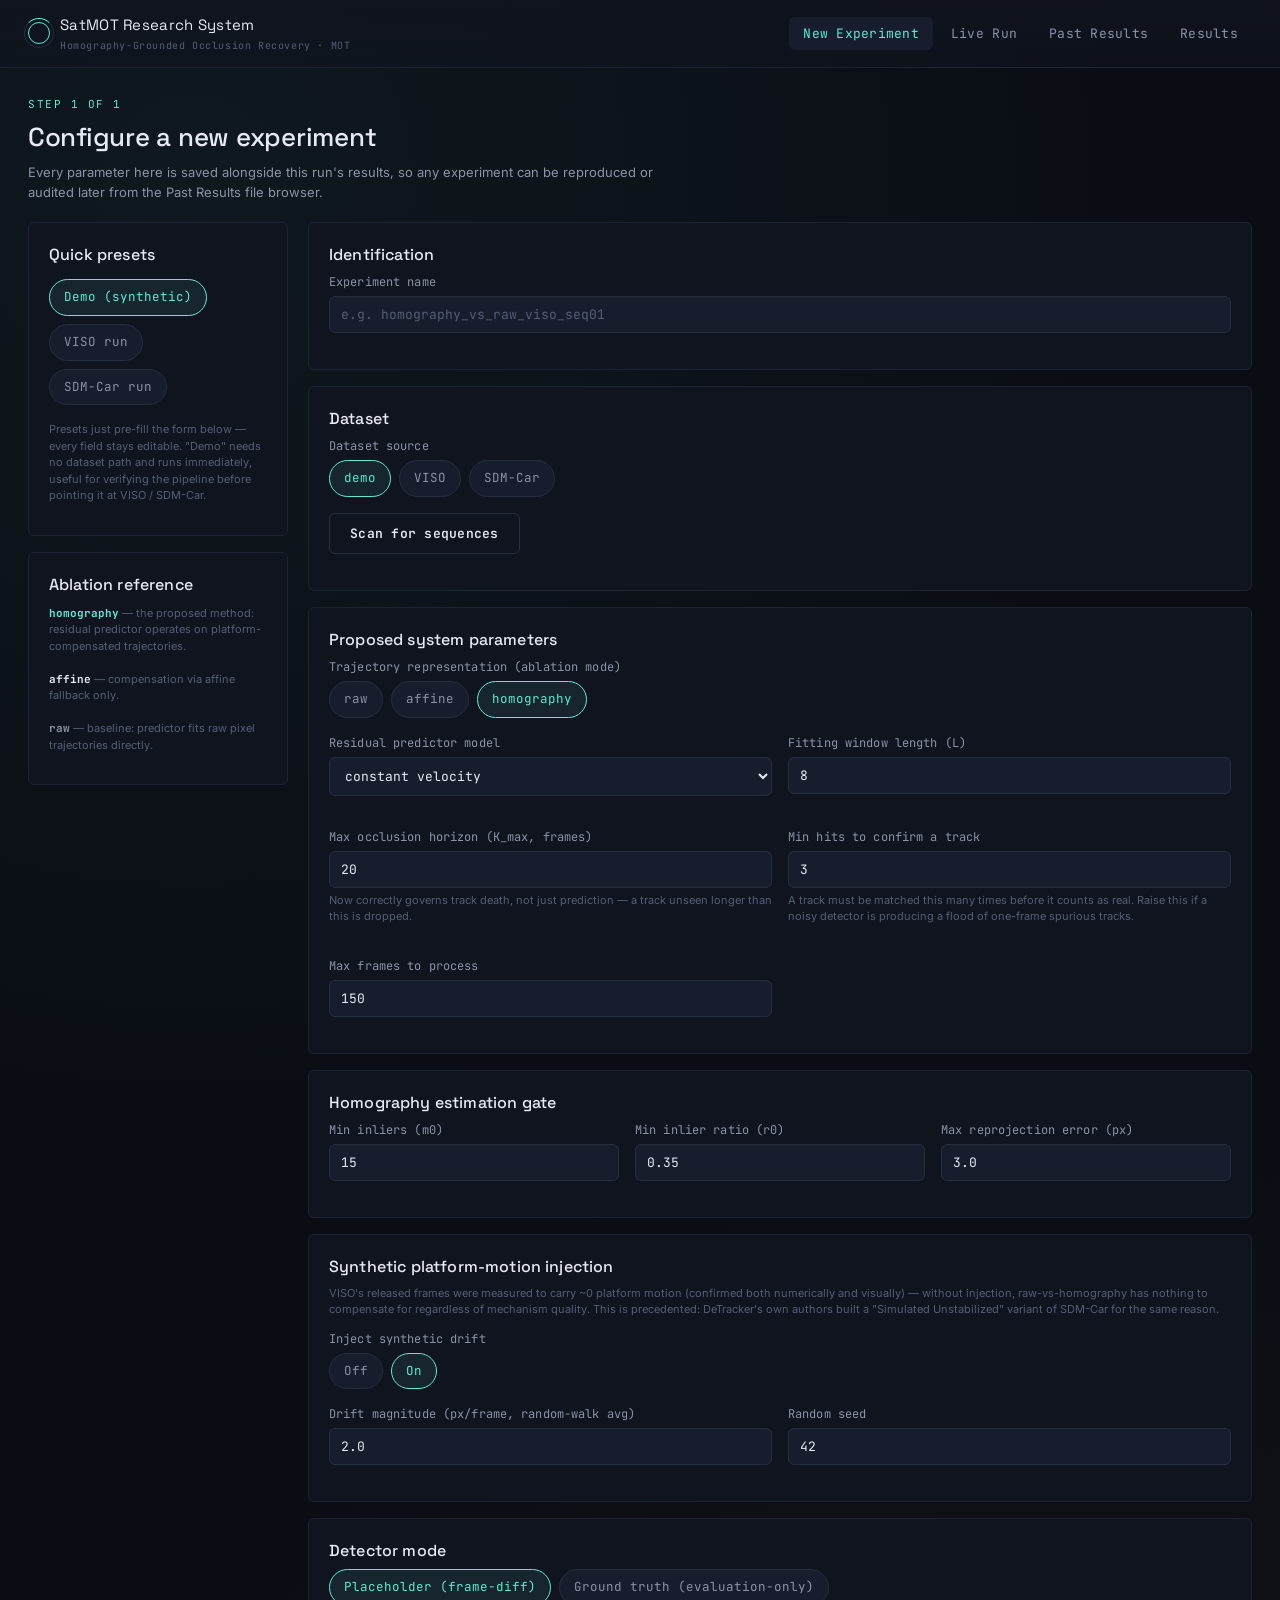
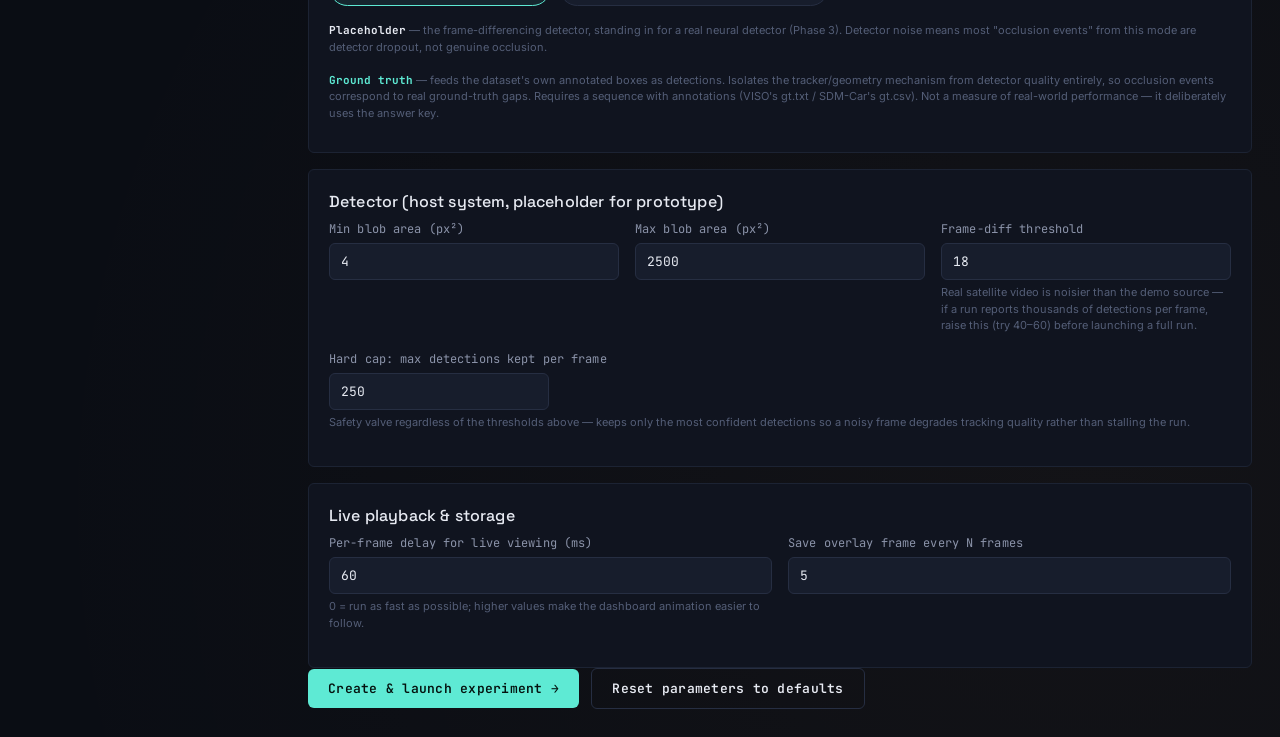
<file: frontend/index.html>
<!DOCTYPE html>
<html lang="en">
<head>
<meta charset="UTF-8" />
<meta name="viewport" content="width=device-width, initial-scale=1.0" />
<title>SatMOT Research System &mdash; New Experiment</title>
<link rel="preconnect" href="https://fonts.googleapis.com">
<link href="https://fonts.googleapis.com/css2?family=Space+Grotesk:wght@400;500;600&family=Inter:wght@400;500;600&family=JetBrains+Mono:wght@400;500;600&display=swap" rel="stylesheet">
<link rel="stylesheet" href="css/style.css" />
</head>
<body>

<header class="shell-header">
  <div class="brand">
    <div class="brand-mark"></div>
    <div class="brand-text">
      SatMOT Research System
      <small>Homography-Grounded Occlusion Recovery &middot; MOT</small>
    </div>
  </div>
  <nav class="nav-links">
    <a href="index.html" class="active">New Experiment</a>
    <a href="dashboard.html">Live Run</a>
    <a href="explorer.html">Past Results</a>
    <a href="results.html">Results</a>
  </nav>
</header>

<main class="shell-main">
  <div class="eyebrow">Step 1 of 1</div>
  <h1>Configure a new experiment</h1>
  <p class="subtext">
    Every parameter here is saved alongside this run's results, so any experiment
    can be reproduced or audited later from the Past Results file browser.
  </p>

  <div class="two-col" style="align-items: start;">
    <div>
      <div class="panel">
        <h2>Quick presets</h2>
        <div class="field" style="margin-top: 12px;">
          <div class="radio-group" id="preset-group">
            <div class="radio-chip selected" data-preset="demo">Demo (synthetic)</div>
            <div class="radio-chip" data-preset="viso">VISO run</div>
            <div class="radio-chip" data-preset="sdmcar">SDM-Car run</div>
          </div>
        </div>
        <p class="field-help">
          Presets just pre-fill the form below &mdash; every field stays editable.
          "Demo" needs no dataset path and runs immediately, useful for verifying
          the pipeline before pointing it at VISO / SDM-Car.
        </p>
      </div>

      <div class="panel">
        <h2>Ablation reference</h2>
        <p class="field-help" style="margin-top: 8px;">
          <b class="mono" style="color:var(--accent)">homography</b> &mdash; the proposed method:
          residual predictor operates on platform-compensated trajectories.<br/><br/>
          <b class="mono" style="color:var(--text)">affine</b> &mdash; compensation via affine fallback only.<br/><br/>
          <b class="mono" style="color:var(--text-dim)">raw</b> &mdash; baseline: predictor fits raw pixel trajectories directly.
        </p>
      </div>
    </div>

    <div>
      <form id="experiment-form">
        <div class="panel">
          <h2>Identification</h2>
          <div class="field">
            <label for="name">Experiment name</label>
            <input type="text" id="name" placeholder="e.g. homography_vs_raw_viso_seq01" required />
          </div>
        </div>

        <div class="panel">
          <h2>Dataset</h2>
          <div class="field">
            <label>Dataset source</label>
            <div class="radio-group" id="dataset-source-group">
              <div class="radio-chip" data-value="demo">demo</div>
              <div class="radio-chip" data-value="VISO">VISO</div>
              <div class="radio-chip" data-value="SDM-Car">SDM-Car</div>
            </div>
          </div>
          <div class="field" id="dataset-root-field">
            <label for="dataset_root">Dataset root directory (path on the server)</label>
            <div style="display:flex; gap:8px;">
              <input type="text" id="dataset_root" placeholder="/path/to/VISO" style="flex:1;" />
              <button type="button" class="btn secondary" id="browse-btn" style="flex-shrink:0;">Browse&hellip;</button>
            </div>
            <div class="field-help">Point this at wherever you extracted the dataset archive. Remembers the last path you used per dataset source.</div>
          </div>
          <div class="field">
            <button type="button" class="btn secondary" id="scan-btn">Scan for sequences</button>
            <span id="scan-status" class="field-help" style="margin-left: 10px;"></span>
          </div>
          <div class="field" id="sequence-field" style="display:none;">
            <label for="sequence_name">Sequence</label>
            <select id="sequence_name"></select>
          </div>
        </div>

        <div class="panel">
          <h2>Proposed system parameters</h2>
          <div class="field">
            <label>Trajectory representation (ablation mode)</label>
            <div class="radio-group" id="mode-group">
              <div class="radio-chip" data-value="raw">raw</div>
              <div class="radio-chip" data-value="affine">affine</div>
              <div class="radio-chip selected" data-value="homography">homography</div>
            </div>
          </div>
          <div class="grid-2">
            <div class="field">
              <label for="predictor_model">Residual predictor model</label>
              <select id="predictor_model">
                <option value="constant_velocity" selected>constant velocity</option>
                <option value="quadratic">quadratic (ablation)</option>
              </select>
            </div>
            <div class="field">
              <label for="window_length">Fitting window length (L)</label>
              <input type="number" id="window_length" value="8" min="2" max="60" />
            </div>
            <div class="field">
              <label for="kmax_occlusion">Max occlusion horizon (K_max, frames)</label>
              <input type="number" id="kmax_occlusion" value="20" min="1" max="200" />
              <div class="field-help">Now correctly governs track death, not just prediction &mdash; a track unseen longer than this is dropped.</div>
            </div>
            <div class="field">
              <label for="min_hits_to_confirm">Min hits to confirm a track</label>
              <input type="number" id="min_hits_to_confirm" value="3" min="1" max="20" />
              <div class="field-help">A track must be matched this many times before it counts as real. Raise this if a noisy detector is producing a flood of one-frame spurious tracks.</div>
            </div>
            <div class="field">
              <label for="max_frames">Max frames to process</label>
              <input type="number" id="max_frames" value="150" min="5" max="5000" />
            </div>
          </div>
        </div>

        <div class="panel">
          <h2>Homography estimation gate</h2>
          <div class="grid-3">
            <div class="field">
              <label for="min_inliers">Min inliers (m0)</label>
              <input type="number" id="min_inliers" value="15" min="4" />
            </div>
            <div class="field">
              <label for="min_inlier_ratio">Min inlier ratio (r0)</label>
              <input type="number" id="min_inlier_ratio" value="0.35" step="0.05" min="0" max="1" />
            </div>
            <div class="field">
              <label for="max_reproj_error">Max reprojection error (px)</label>
              <input type="number" id="max_reproj_error" value="3.0" step="0.5" min="0.5" />
            </div>
          </div>
        </div>

        <div class="panel">
          <h2>Synthetic platform-motion injection</h2>
          <p class="field-help" style="margin-bottom:12px;">
            VISO's released frames were measured to carry ~0 platform motion (confirmed both
            numerically and visually) &mdash; without injection, raw-vs-homography has nothing
            to compensate for regardless of mechanism quality. This is precedented: DeTracker's
            own authors built a "Simulated Unstabilized" variant of SDM-Car for the same reason.
          </p>
          <div class="field">
            <label>Inject synthetic drift</label>
            <div class="radio-group" id="motion-injection-group">
              <div class="radio-chip" data-value="off">Off</div>
              <div class="radio-chip selected" data-value="on">On</div>
            </div>
          </div>
          <div class="grid-2" id="motion-injection-fields">
            <div class="field">
              <label for="synth_motion_px_per_frame">Drift magnitude (px/frame, random-walk avg)</label>
              <input type="number" id="synth_motion_px_per_frame" value="2.0" min="0.1" step="0.5" />
            </div>
            <div class="field">
              <label for="synth_motion_seed">Random seed</label>
              <input type="number" id="synth_motion_seed" value="42" min="0" />
            </div>
          </div>
        </div>

        <div class="panel">
          <h2>Detector mode</h2>
          <div class="field">
            <div class="radio-group" id="detector-mode-group">
              <div class="radio-chip selected" data-value="placeholder">Placeholder (frame-diff)</div>
              <div class="radio-chip" data-value="ground_truth">Ground truth (evaluation-only)</div>
            </div>
          </div>
          <p class="field-help">
            <b class="mono" style="color:var(--text)">Placeholder</b> &mdash; the frame-differencing
            detector, standing in for a real neural detector (Phase 3). Detector noise means
            most "occlusion events" from this mode are detector dropout, not genuine occlusion.<br/><br/>
            <b class="mono" style="color:var(--accent)">Ground truth</b> &mdash; feeds the dataset's
            own annotated boxes as detections. Isolates the tracker/geometry mechanism from
            detector quality entirely, so occlusion events correspond to real ground-truth gaps.
            Requires a sequence with annotations (VISO's gt.txt / SDM-Car's gt.csv). Not a measure
            of real-world performance &mdash; it deliberately uses the answer key.
          </p>
        </div>

        <div class="panel">
          <h2>Detector (host system, placeholder for prototype)</h2>
          <div class="grid-3">
            <div class="field">
              <label for="det_min_area">Min blob area (px&sup2;)</label>
              <input type="number" id="det_min_area" value="4" min="1" />
            </div>
            <div class="field">
              <label for="det_max_area">Max blob area (px&sup2;)</label>
              <input type="number" id="det_max_area" value="2500" min="10" />
            </div>
            <div class="field">
              <label for="det_diff_thresh">Frame-diff threshold</label>
              <input type="number" id="det_diff_thresh" value="18" min="1" max="255" />
              <div class="field-help">Real satellite video is noisier than the demo source &mdash; if a run reports thousands of detections per frame, raise this (try 40&ndash;60) before launching a full run.</div>
            </div>
          </div>
          <div class="field">
            <label for="det_max_detections">Hard cap: max detections kept per frame</label>
            <input type="number" id="det_max_detections" value="250" min="10" max="5000" style="max-width: 220px;" />
            <div class="field-help">Safety valve regardless of the thresholds above &mdash; keeps only the most confident detections so a noisy frame degrades tracking quality rather than stalling the run.</div>
          </div>
        </div>

        <div class="panel">
          <h2>Live playback &amp; storage</h2>
          <div class="grid-2">
            <div class="field">
              <label for="step_delay_ms">Per-frame delay for live viewing (ms)</label>
              <input type="number" id="step_delay_ms" value="60" min="0" max="2000" />
              <div class="field-help">0 = run as fast as possible; higher values make the dashboard animation easier to follow.</div>
            </div>
            <div class="field">
              <label for="save_frame_every">Save overlay frame every N frames</label>
              <input type="number" id="save_frame_every" value="5" min="1" max="100" />
            </div>
          </div>
        </div>

        <button type="submit" class="btn" id="submit-btn">Create &amp; launch experiment &rarr;</button>
        <button type="button" class="btn secondary" id="reset-defaults-btn" style="margin-left:8px;">Reset parameters to defaults</button>
        <span id="submit-status" class="field-help" style="margin-left: 12px;"></span>
      </form>
    </div>
  </div>
</main>

<!-- Folder browser modal -->
<div id="browse-modal" style="display:none; position:fixed; inset:0; background:rgba(5,7,12,0.75); z-index:100; align-items:center; justify-content:center;">
  <div class="panel" style="width:560px; max-width:90vw; max-height:75vh; display:flex; flex-direction:column;">
    <div style="display:flex; justify-content:space-between; align-items:center; margin-bottom:10px;">
      <h2 style="margin:0;">Choose a folder</h2>
      <button type="button" class="btn secondary" id="browse-close-btn" style="padding:6px 10px;">&times;</button>
    </div>
    <div class="mono field-help" id="browse-current-path" style="margin-bottom:10px; word-break:break-all;">&mdash;</div>
    <div id="browse-list" style="overflow-y:auto; flex:1; border:1px solid var(--border-soft); border-radius:6px; padding:6px;"></div>
    <div style="display:flex; justify-content:flex-end; gap:8px; margin-top:14px;">
      <button type="button" class="btn secondary" id="browse-cancel-btn">Cancel</button>
      <button type="button" class="btn" id="browse-select-btn">Select this folder</button>
    </div>
  </div>
</div>

<script src="js/api.js"></script>
<script src="js/setup.js"></script>
</body>
</html>
</file>
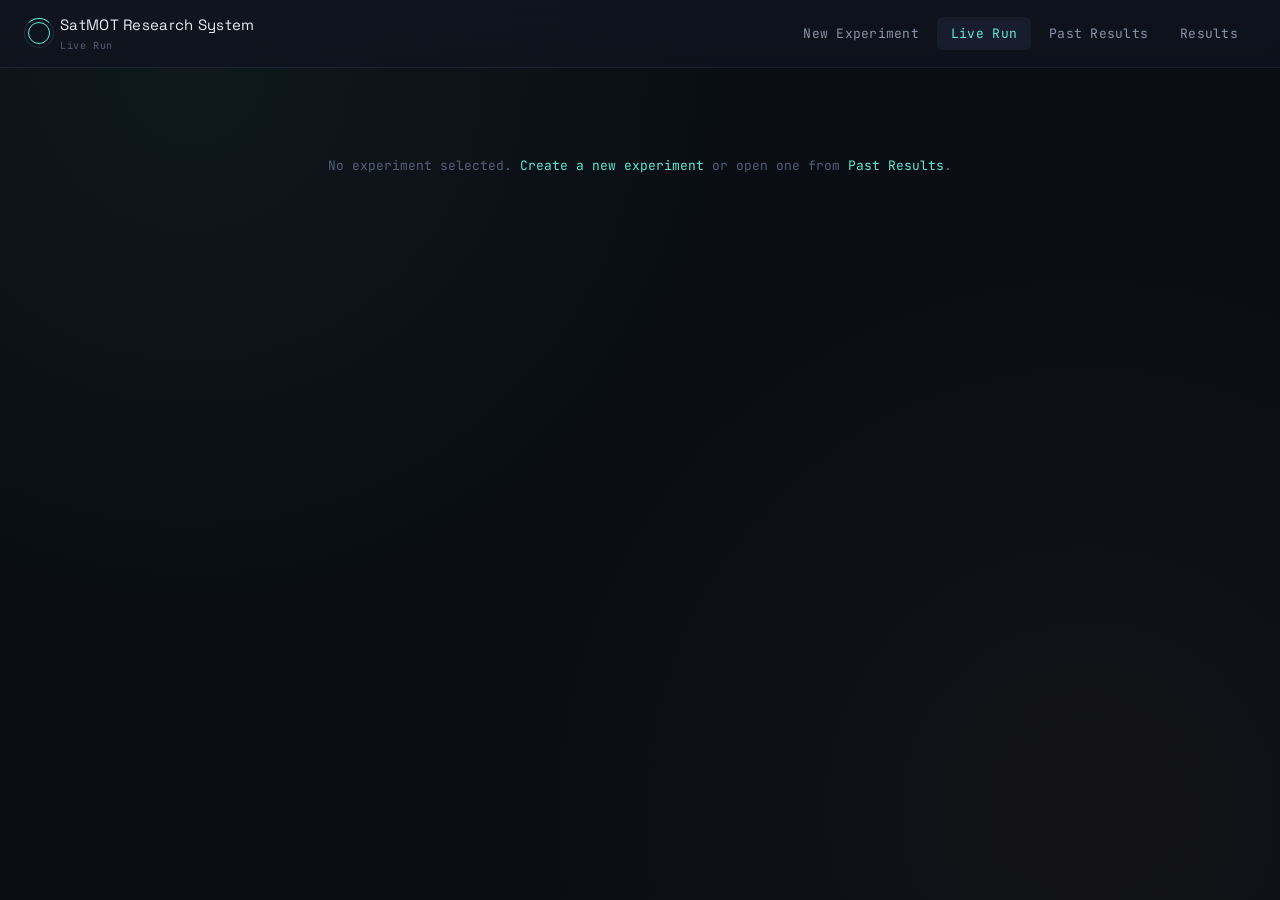
<file: frontend/dashboard.html>
<!DOCTYPE html>
<html lang="en">
<head>
<meta charset="UTF-8" />
<meta name="viewport" content="width=device-width, initial-scale=1.0" />
<title>SatMOT Research System &mdash; Live Run</title>
<link rel="preconnect" href="https://fonts.googleapis.com">
<link href="https://fonts.googleapis.com/css2?family=Space+Grotesk:wght@400;500;600&family=Inter:wght@400;500;600&family=JetBrains+Mono:wght@400;500;600&display=swap" rel="stylesheet">
<link rel="stylesheet" href="css/style.css" />
</head>
<body>

<header class="shell-header">
  <div class="brand">
    <div class="brand-mark"></div>
    <div class="brand-text">
      SatMOT Research System
      <small id="run-subtitle">Live Run</small>
    </div>
  </div>
  <nav class="nav-links">
    <a href="index.html">New Experiment</a>
    <a href="dashboard.html" class="active">Live Run</a>
    <a href="explorer.html">Past Results</a>
    <a href="results.html">Results</a>
  </nav>
</header>

<main class="shell-main">
  <div id="no-run" class="empty-state" style="display:none;">
    No experiment selected. <a href="index.html">Create a new experiment</a> or open one from
    <a href="explorer.html">Past Results</a>.
  </div>

  <div id="run-content">
    <div style="display:flex; justify-content: space-between; align-items:flex-end; margin-bottom: 18px;">
      <div>
        <div class="eyebrow" id="status-badge-wrap"><span class="badge pending" id="status-badge">pending</span></div>
        <h1 id="exp-name">&mdash;</h1>
        <p class="subtext" id="exp-meta" style="margin:0;">&mdash;</p>
      </div>
      <div style="text-align:right;">
        <div class="stat-label">Frame progress</div>
        <div class="stat-value" id="frame-progress">0 / 0</div>
        <button class="btn secondary" id="cancel-btn" style="margin-top:10px; display:none; color: var(--danger);">Cancel run</button>
      </div>
    </div>

    <div class="sweep-track"><div class="sweep-fill" id="sweep-fill"></div></div>

    <div class="three-col" style="margin-top: 22px;">
      <!-- LEFT: pipeline stage rail -->
      <div class="panel">
        <h2>Pipeline</h2>
        <div class="stage-rail" id="setup-rail"></div>
        <div style="height:1px;background:var(--border-soft);margin:14px 0;"></div>
        <div class="eyebrow" style="margin-bottom:10px;">Per-frame cycle</div>
        <div class="stage-rail" id="cycle-rail"></div>
        <div style="height:1px;background:var(--border-soft);margin:14px 0;"></div>
        <div class="stage-rail" id="final-rail"></div>
      </div>

      <!-- CENTER: frame viewer + telemetry -->
      <div>
        <div class="panel">
          <h2>Frame viewer</h2>
          <div class="frame-viewer" id="frame-viewer">
            <div class="placeholder">Waiting for frames&hellip;</div>
          </div>
          <div class="field-help" style="margin-top:8px;" id="frame-caption">&mdash;</div>
        </div>

        <div class="panel">
          <h2>Telemetry</h2>
          <div class="stat-row">
            <div class="stat-box"><div class="stat-label">Confirmed tracks</div><div class="stat-value" id="stat-tracks">0</div></div>
            <div class="stat-box"><div class="stat-label">Tentative (unconfirmed)</div><div class="stat-value mono" id="stat-tentative" style="color: var(--text-faint);">0</div></div>
            <div class="stat-box"><div class="stat-label">Occluded now</div><div class="stat-value amber" id="stat-occluded">0</div></div>
            <div class="stat-box"><div class="stat-label">Matched (frame)</div><div class="stat-value" id="stat-matched">0</div></div>
            <div class="stat-box"><div class="stat-label">New tracks</div><div class="stat-value" id="stat-new">0</div></div>
          </div>
          <div class="stat-row" style="margin-top:12px;">
            <div class="stat-box"><div class="stat-label">Homography mode</div><div class="stat-value mono" id="stat-hmode" style="font-size:15px;">&mdash;</div></div>
            <div class="stat-box"><div class="stat-label">Transform quality</div><div class="stat-value" id="stat-hquality">&mdash;</div></div>
            <div class="stat-box"><div class="stat-label">Recovery events</div><div class="stat-value" id="stat-recovery">0</div></div>
            <div class="stat-box" title="See event log for details on what this means for this run">
              <div class="stat-label">Compute device</div>
              <div class="stat-value mono" id="stat-device" style="font-size:14px;">&mdash;</div>
            </div>
          </div>
        </div>

        <div class="panel" id="results-panel" style="display:none;">
          <h2>Run summary</h2>
          <div id="results-body" class="mono" style="font-size:12.5px; color: var(--text-dim); white-space:pre-wrap;"></div>
          <a class="btn secondary" id="open-explorer-link" style="margin-top:14px;">Browse output folder &rarr;</a>
        </div>
      </div>

      <!-- RIGHT: log stream -->
      <div class="panel">
        <h2>Event log</h2>
        <div class="log-stream" id="log-stream"></div>
      </div>
    </div>
  </div>
</main>

<script src="js/api.js"></script>
<script src="js/dashboard.js"></script>
</body>
</html>
</file>
<file: frontend/css/style.css>
:root {
  --bg: #0a0d14;
  --panel: #10141f;
  --panel-2: #171d2c;
  --border: #262e42;
  --border-soft: #1c2333;
  --text: #e7eaf2;
  --text-dim: #8b93a9;
  --text-faint: #545e77;
  --accent: #5eead4;
  --accent-dim: #2f6b62;
  --amber: #f2a65a;
  --danger: #f2666b;
  --success: #6ee798;
  --radius: 6px;
  --font-display: "Space Grotesk", "Inter", sans-serif;
  --font-body: "Inter", sans-serif;
  --font-mono: "JetBrains Mono", ui-monospace, monospace;
}

* { box-sizing: border-box; }

html, body {
  margin: 0;
  padding: 0;
  background: var(--bg);
  color: var(--text);
  font-family: var(--font-body);
  font-size: 14px;
  line-height: 1.5;
}

body {
  background-image:
    radial-gradient(circle at 15% 8%, rgba(94, 234, 212, 0.05), transparent 40%),
    radial-gradient(circle at 85% 90%, rgba(242, 166, 90, 0.04), transparent 45%);
  min-height: 100vh;
}

a { color: var(--accent); text-decoration: none; }

::selection { background: var(--accent); color: #04120f; }

::-webkit-scrollbar { width: 9px; height: 9px; }
::-webkit-scrollbar-track { background: var(--panel); }
::-webkit-scrollbar-thumb { background: var(--border); border-radius: 4px; }
::-webkit-scrollbar-thumb:hover { background: var(--text-faint); }

/* ---------------------------------------------------------------- */
/* Top nav / shell                                                   */
/* ---------------------------------------------------------------- */
.shell-header {
  display: flex;
  align-items: center;
  justify-content: space-between;
  padding: 14px 28px;
  border-bottom: 1px solid var(--border-soft);
  background: linear-gradient(180deg, rgba(16,20,31,0.9), rgba(16,20,31,0.6));
  position: sticky;
  top: 0;
  z-index: 50;
  backdrop-filter: blur(6px);
}

.brand {
  display: flex;
  align-items: center;
  gap: 10px;
}

.brand-mark {
  width: 22px;
  height: 22px;
  border-radius: 50%;
  border: 1.5px solid var(--accent);
  position: relative;
  flex-shrink: 0;
}
.brand-mark::before {
  content: "";
  position: absolute;
  inset: -5px;
  border: 1px solid var(--border);
  border-radius: 50%;
  border-top-color: var(--accent);
  animation: spin 6s linear infinite;
}
@keyframes spin { to { transform: rotate(360deg); } }

.brand-text {
  font-family: var(--font-display);
  font-size: 15px;
  letter-spacing: 0.02em;
}
.brand-text small {
  display: block;
  font-family: var(--font-mono);
  font-size: 10px;
  color: var(--text-faint);
  letter-spacing: 0.06em;
  margin-top: 1px;
}

.nav-links { display: flex; gap: 4px; }
.nav-links a {
  padding: 7px 14px;
  border-radius: var(--radius);
  color: var(--text-dim);
  font-size: 13px;
  font-family: var(--font-mono);
  letter-spacing: 0.02em;
  transition: background 0.15s, color 0.15s;
}
.nav-links a:hover { background: var(--panel-2); color: var(--text); }
.nav-links a.active { background: var(--panel-2); color: var(--accent); }

.shell-main {
  max-width: 1400px;
  margin: 0 auto;
  padding: 28px;
}

/* ---------------------------------------------------------------- */
/* Typography helpers                                                */
/* ---------------------------------------------------------------- */
h1, h2, h3 { font-family: var(--font-display); font-weight: 500; margin: 0 0 6px; }
h1 { font-size: 26px; letter-spacing: -0.01em; }
h2 { font-size: 16px; letter-spacing: 0.01em; color: var(--text); }
.eyebrow {
  font-family: var(--font-mono);
  font-size: 11px;
  letter-spacing: 0.14em;
  text-transform: uppercase;
  color: var(--accent);
  margin-bottom: 6px;
}
.subtext { color: var(--text-dim); font-size: 13px; margin: 0 0 20px; max-width: 640px; }
.mono { font-family: var(--font-mono); }

/* ---------------------------------------------------------------- */
/* Panels / cards                                                    */
/* ---------------------------------------------------------------- */
.panel {
  background: var(--panel);
  border: 1px solid var(--border-soft);
  border-radius: var(--radius);
  padding: 20px;
}
.panel + .panel { margin-top: 16px; }

.grid-2 { display: grid; grid-template-columns: 1fr 1fr; gap: 16px; }
.grid-3 { display: grid; grid-template-columns: repeat(3, 1fr); gap: 16px; }

/* ---------------------------------------------------------------- */
/* Form controls                                                     */
/* ---------------------------------------------------------------- */
label {
  display: block;
  font-size: 12px;
  color: var(--text-dim);
  margin-bottom: 5px;
  font-family: var(--font-mono);
  letter-spacing: 0.01em;
}
.field { margin-bottom: 16px; }
.field-help { font-size: 11px; color: var(--text-faint); margin-top: 4px; }

input[type="text"], input[type="number"], select, textarea {
  width: 100%;
  background: var(--panel-2);
  border: 1px solid var(--border);
  color: var(--text);
  padding: 9px 11px;
  border-radius: var(--radius);
  font-family: var(--font-mono);
  font-size: 13px;
  outline: none;
  transition: border-color 0.15s;
}
input:focus, select:focus, textarea:focus { border-color: var(--accent); }
input::placeholder { color: var(--text-faint); }

.radio-group { display: flex; gap: 8px; flex-wrap: wrap; }
.radio-chip {
  border: 1px solid var(--border);
  background: var(--panel-2);
  color: var(--text-dim);
  padding: 8px 14px;
  border-radius: 20px;
  font-size: 12.5px;
  font-family: var(--font-mono);
  cursor: pointer;
  transition: all 0.15s;
  user-select: none;
}
.radio-chip.selected {
  border-color: var(--accent);
  color: var(--accent);
  background: rgba(94, 234, 212, 0.08);
}
.radio-chip:hover { border-color: var(--text-dim); }

.btn {
  display: inline-flex;
  align-items: center;
  gap: 8px;
  background: var(--accent);
  color: #04120f;
  border: none;
  padding: 11px 20px;
  border-radius: var(--radius);
  font-family: var(--font-mono);
  font-weight: 600;
  font-size: 13px;
  letter-spacing: 0.02em;
  cursor: pointer;
  transition: transform 0.1s, box-shadow 0.15s;
}
.btn:hover { box-shadow: 0 0 0 3px rgba(94,234,212,0.15); }
.btn:active { transform: scale(0.98); }
.btn.secondary {
  background: transparent;
  color: var(--text);
  border: 1px solid var(--border);
}
.btn.secondary:hover { border-color: var(--text-dim); box-shadow: none; }
.btn:disabled { opacity: 0.4; cursor: not-allowed; box-shadow: none; }

/* ---------------------------------------------------------------- */
/* Pipeline stage rail (signature element)                           */
/* ---------------------------------------------------------------- */
.stage-rail { display: flex; flex-direction: column; gap: 0; }
.stage-item {
  display: flex;
  align-items: flex-start;
  gap: 12px;
  padding: 10px 0;
  position: relative;
}
.stage-item:not(:last-child)::before {
  content: "";
  position: absolute;
  left: 10px;
  top: 28px;
  bottom: -4px;
  width: 1px;
  background: var(--border);
}
.stage-dot {
  width: 21px;
  height: 21px;
  border-radius: 50%;
  border: 1.5px solid var(--border);
  flex-shrink: 0;
  display: flex;
  align-items: center;
  justify-content: center;
  font-family: var(--font-mono);
  font-size: 10px;
  color: var(--text-faint);
  background: var(--panel);
  transition: all 0.2s;
  z-index: 1;
}
.stage-item.done .stage-dot {
  border-color: var(--success);
  color: var(--success);
  background: rgba(110, 231, 152, 0.08);
}
.stage-item.active .stage-dot {
  border-color: var(--accent);
  color: var(--accent);
  background: rgba(94, 234, 212, 0.12);
  animation: pulse 1.4s ease-in-out infinite;
}
@keyframes pulse {
  0%, 100% { box-shadow: 0 0 0 0 rgba(94,234,212,0.35); }
  50% { box-shadow: 0 0 0 5px rgba(94,234,212,0); }
}
.stage-label { font-size: 13px; padding-top: 2px; color: var(--text-dim); }
.stage-item.done .stage-label { color: var(--text); }
.stage-item.active .stage-label { color: var(--accent); font-weight: 600; }
.stage-detail { font-size: 11px; color: var(--text-faint); font-family: var(--font-mono); margin-top: 2px; }

/* ---------------------------------------------------------------- */
/* Telemetry stat blocks                                             */
/* ---------------------------------------------------------------- */
.stat-row { display: flex; gap: 12px; flex-wrap: wrap; }
.stat-box {
  flex: 1;
  min-width: 110px;
  background: var(--panel-2);
  border: 1px solid var(--border-soft);
  border-radius: var(--radius);
  padding: 12px 14px;
}
.stat-label { font-family: var(--font-mono); font-size: 10px; color: var(--text-faint); text-transform: uppercase; letter-spacing: 0.08em; }
.stat-value { font-family: var(--font-mono); font-size: 22px; color: var(--accent); margin-top: 4px; }
.stat-value.amber { color: var(--amber); }
.stat-value.danger { color: var(--danger); }

/* ---------------------------------------------------------------- */
/* Canvas / frame viewer                                              */
/* ---------------------------------------------------------------- */
.frame-viewer {
  background: #000;
  border: 1px solid var(--border-soft);
  border-radius: var(--radius);
  aspect-ratio: 3 / 2;
  display: flex;
  align-items: center;
  justify-content: center;
  overflow: hidden;
  position: relative;
}
.frame-viewer canvas, .frame-viewer img { max-width: 100%; max-height: 100%; }
.frame-viewer .placeholder { color: var(--text-faint); font-family: var(--font-mono); font-size: 12px; text-align: center; }

.sweep-track {
  position: relative;
  height: 4px;
  background: var(--panel-2);
  border-radius: 2px;
  margin-top: 10px;
  overflow: hidden;
}
.sweep-fill {
  position: absolute; left: 0; top: 0; bottom: 0;
  background: linear-gradient(90deg, var(--accent-dim), var(--accent));
  width: 0%;
  transition: width 0.15s linear;
}

/* ---------------------------------------------------------------- */
/* Log stream                                                        */
/* ---------------------------------------------------------------- */
.log-stream {
  background: #06080d;
  border: 1px solid var(--border-soft);
  border-radius: var(--radius);
  padding: 10px 12px;
  height: 220px;
  overflow-y: auto;
  font-family: var(--font-mono);
  font-size: 11.5px;
  color: var(--text-dim);
}
.log-line { padding: 2px 0; white-space: pre-wrap; word-break: break-word; }
.log-line .tag { color: var(--accent); margin-right: 6px; }
.log-line.err .tag { color: var(--danger); }
.log-line.warn .tag { color: var(--amber); }

/* ---------------------------------------------------------------- */
/* Table / file explorer                                             */
/* ---------------------------------------------------------------- */
table { width: 100%; border-collapse: collapse; }
th {
  text-align: left;
  font-family: var(--font-mono);
  font-size: 11px;
  color: var(--text-faint);
  text-transform: uppercase;
  letter-spacing: 0.06em;
  padding: 8px 10px;
  border-bottom: 1px solid var(--border);
}
td { padding: 10px; border-bottom: 1px solid var(--border-soft); font-size: 13px; }
tr:hover td { background: var(--panel-2); }
tr.clickable { cursor: pointer; }

.badge {
  display: inline-block;
  padding: 3px 9px;
  border-radius: 20px;
  font-family: var(--font-mono);
  font-size: 10.5px;
  letter-spacing: 0.03em;
  text-transform: uppercase;
}
.badge.completed { background: rgba(110,231,152,0.12); color: var(--success); }
.badge.running { background: rgba(94,234,212,0.12); color: var(--accent); animation: blink 1.6s infinite; }
.badge.failed { background: rgba(242,102,107,0.12); color: var(--danger); }
.badge.cancelled { background: rgba(242,166,90,0.12); color: var(--amber); }
.badge.pending { background: var(--panel-2); color: var(--text-faint); }
@keyframes blink { 50% { opacity: 0.5; } }

.file-tree { font-family: var(--font-mono); font-size: 12.5px; }
.file-row {
  display: flex;
  justify-content: space-between;
  padding: 7px 10px;
  border-radius: var(--radius);
  cursor: pointer;
}
.file-row:hover { background: var(--panel-2); }
.file-row .name { color: var(--text); }
.file-row .meta { color: var(--text-faint); }

.empty-state {
  text-align: center;
  padding: 60px 20px;
  color: var(--text-faint);
  font-family: var(--font-mono);
  font-size: 13px;
}

.two-col { display: grid; grid-template-columns: 260px 1fr; gap: 20px; align-items: start; }
.three-col { display: grid; grid-template-columns: 240px 1fr 300px; gap: 20px; align-items: start; }

@media (max-width: 980px) {
  .three-col, .two-col, .grid-2, .grid-3 { grid-template-columns: 1fr; }
}
</file>
